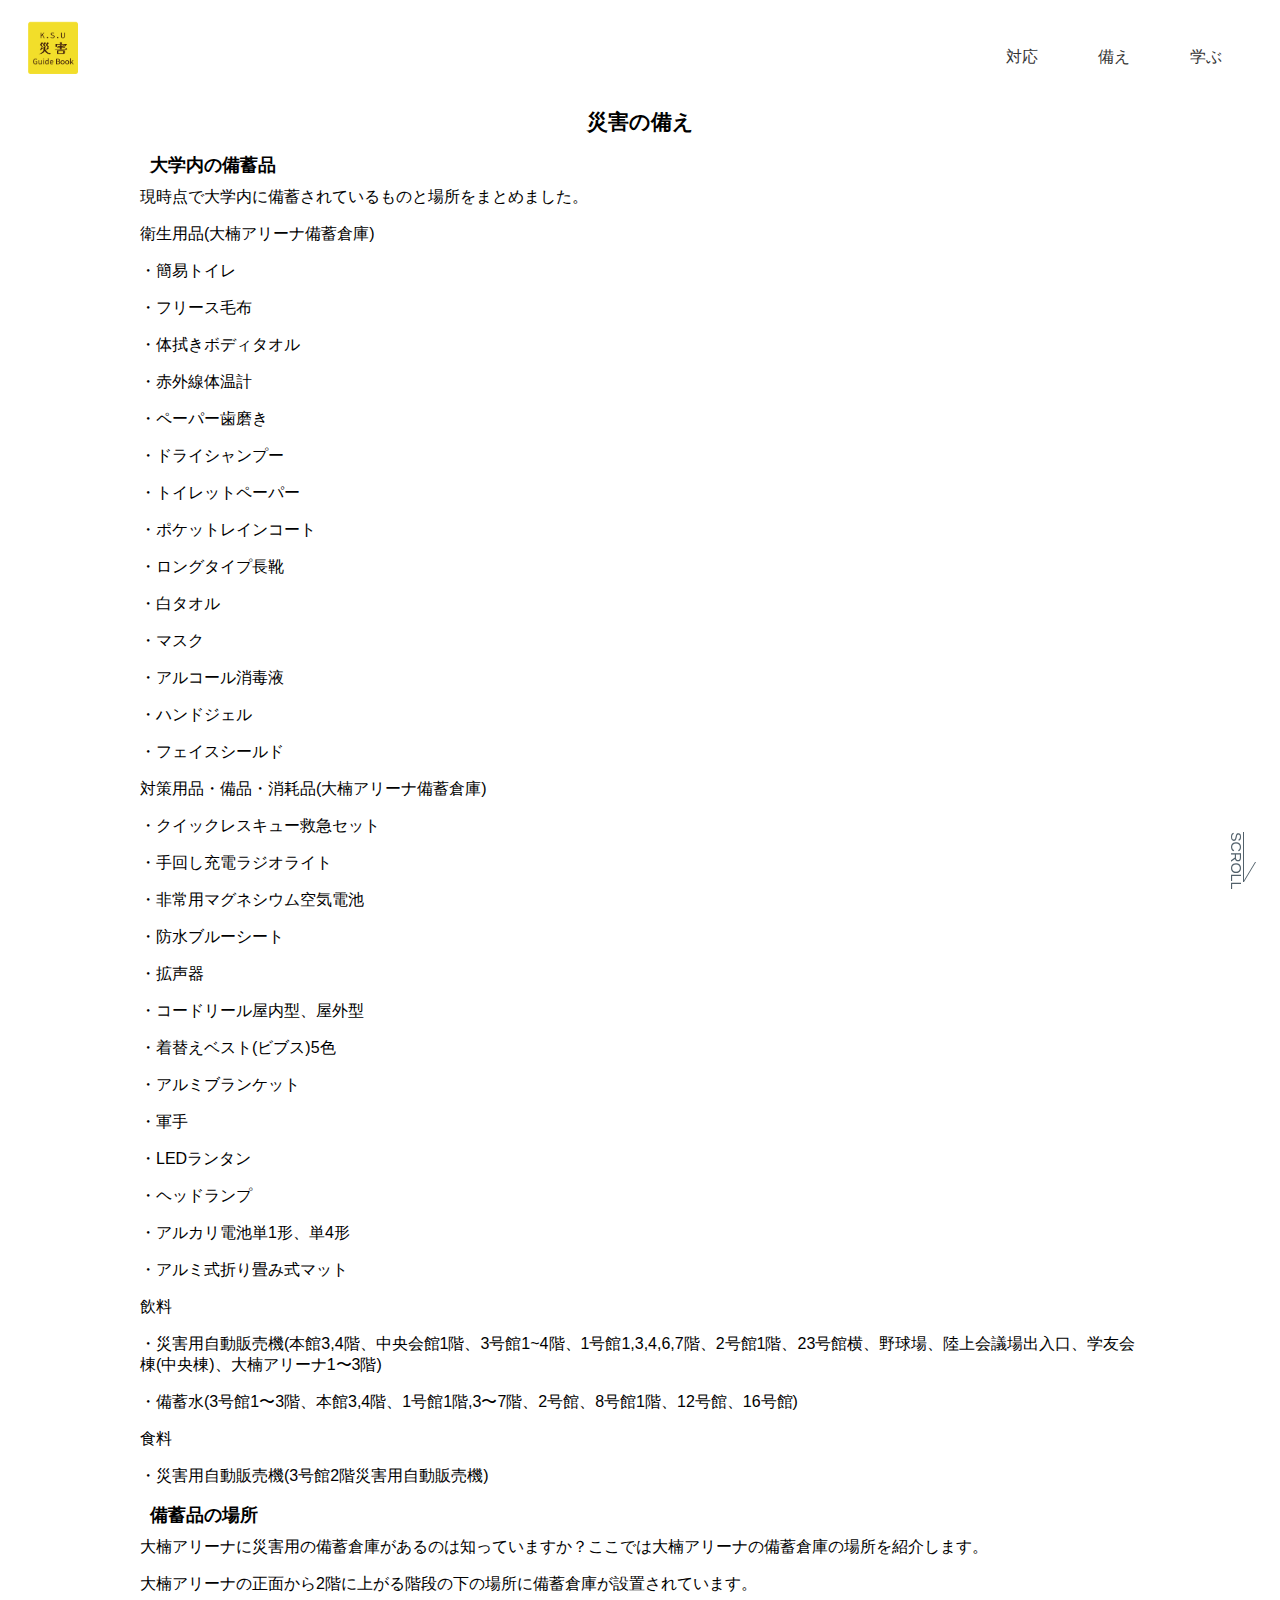
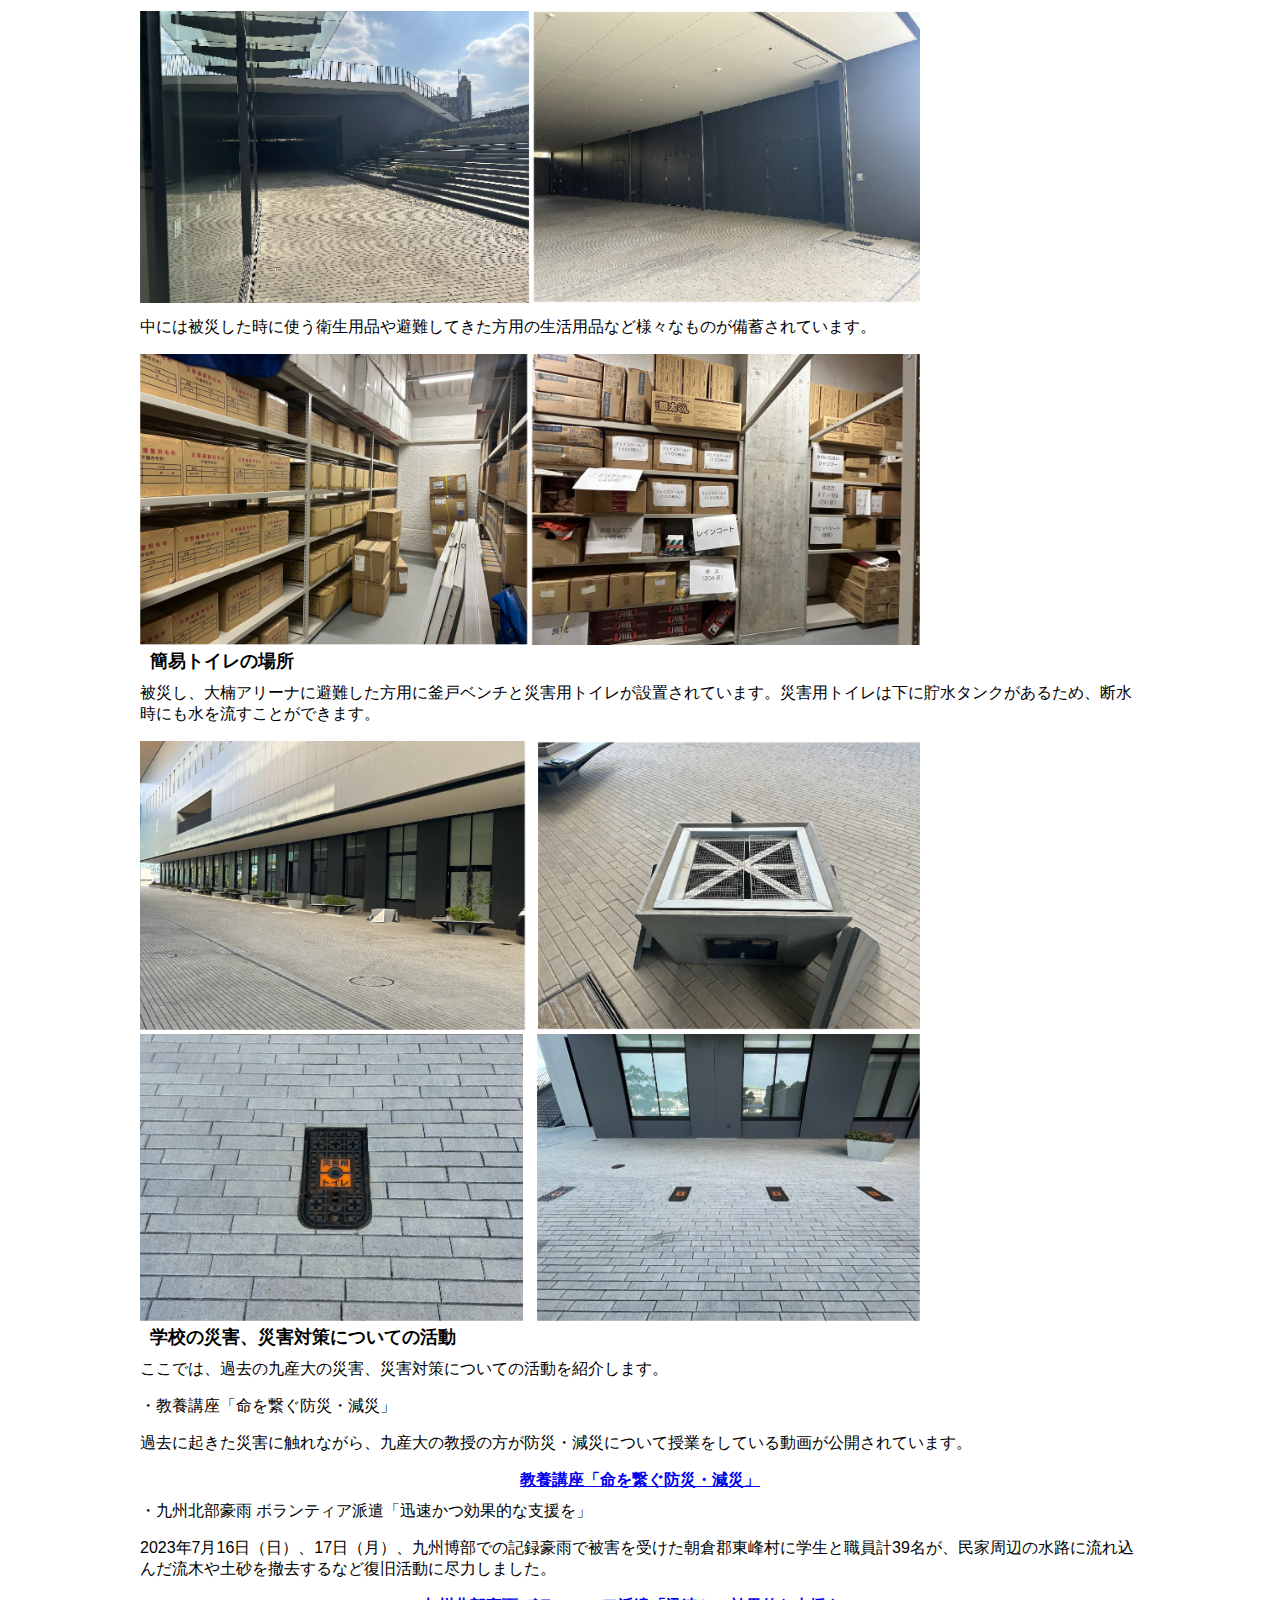
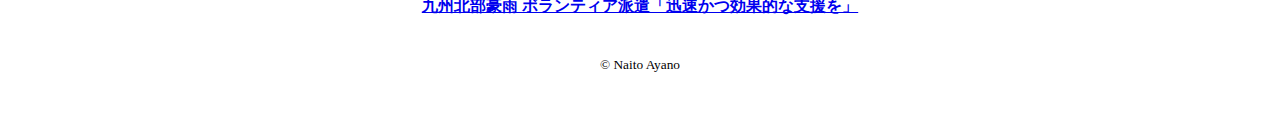
<file: 2.html>
<!DOCTYPE html>
<html lang="ja">
<head>
<meta charset="utf-8">
<title>KSU防災GuideBook</title>

<meta name="viewport" content="width=device-width,initial-scale=1.0">
<link rel="stylesheet" type="text/css" href="https://coco-factory.jp/ugokuweb/wp-content/themes/ugokuweb/data/reset.css">
<link rel="stylesheet" type="text/css" href="https://coco-factory.jp/ugokuweb/wp-content/themes/ugokuweb/data/5-1-5/css/5-1-5.css">
<link rel="stylesheet" href="style.css">
<script src="https://code.jquery.com/jquery-3.4.1.min.js" integrity="sha256-CSXorXvZcTkaix6Yvo6HppcZGetbYMGWSFlBw8HfCJo=" crossorigin="anonymous"></script>
<script src="https://coco-factory.jp/ugokuweb/wp-content/themes/ugokuweb/data/5-1-5/js/5-1-5.js"></script>
<script src="https://coco-factory.jp/ugokuweb/wp-content/themes/ugokuweb/data/8-1-7/js/8-1-7.js"></script>
<script src="script.js" defer></script>
</head>
<body>
  <header id="header">
    <h1>
      <div class="logo"><a href="index.html"><img src="images/logo2.png"width="50"></a></div> 
    </h1>
    <ul class="gnavi">
      <li><a href="index.html">対応</a></li>
      <li><a href="2.html">備え</a></li>
      <li><a href="3.html">学ぶ</a></li>
    </ul>
  </header>
    
  <main>
    <section id="area-1">
      <h2>災害の備え</h2>
      <h3>大学内の備蓄品</h3>
      <p>現時点で大学内に備蓄されているものと場所をまとめました。</p>
       <p>衛生用品(大楠アリーナ備蓄倉庫)</p> 
        <p>・簡易トイレ</p>
        <p>・フリース毛布</p>
        <p>・体拭きボディタオル</p>
        <p>・赤外線体温計</p>
        <p>・ペーパー歯磨き</p>
        <p>・ドライシャンプー</p>
        <p>・トイレットペーパー</p>
        <p>・ポケットレインコート</p>
        <p>・ロングタイプ長靴</p>
        <p>・白タオル</p>
        <p>・マスク</p>
        <p>・アルコール消毒液</p>
        <p>・ハンドジェル</p>
        <p>・フェイスシールド</p>
        <p>対策用品・備品・消耗品(大楠アリーナ備蓄倉庫)</p>
        <p>・クイックレスキュー救急セット</p>
        <p>・手回し充電ラジオライト</p>
        <p>・非常用マグネシウム空気電池</p>
        <p>・防水ブルーシート</p>
        <p>・拡声器</p>
        <p>・コードリール屋内型、屋外型</p>
        <p>・着替えベスト(ビブス)5色</p>
        <p>・アルミブランケット</p>
        <p>・軍手</p>
        <p>・LEDランタン</p>
        <p>・ヘッドランプ</p>
        <p>・アルカリ電池単1形、単4形</p>
        <p>・アルミ式折り畳み式マット</p>
        
        <p>飲料</p>
        <p>・災害用自動販売機(本館3,4階、中央会館1階、3号館1~4階、1号館1,3,4,6,7階、2号館1階、23号館横、野球場、陸上会議場出入口、学友会棟(中央棟)、大楠アリーナ1〜3階)</p>
        <p>・備蓄水(3号館1〜3階、本館3,4階、1号館1階,3〜7階、2号館、8号館1階、12号館、16号館)</p>
        <p>食料</p>
        <p>・災害用自動販売機(3号館2階災害用自動販売機)</p>
    <!--/area1--></section>
    
    <section id="area-2">
      <h3>備蓄品の場所</h3>
       <p>大楠アリーナに災害用の備蓄倉庫があるのは知っていますか？ここでは大楠アリーナの備蓄倉庫の場所を紹介します。</p>
       <p>大楠アリーナの正面から2階に上がる階段の下の場所に備蓄倉庫が設置されています。</p>
       <div class="souko">
        <img src="images/備蓄倉庫外.png" alt="備蓄倉庫写真"/>
       </div>
      <p>中には被災した時に使う衛生用品や避難してきた方用の生活用品など様々なものが備蓄されています。</p>
      <div class="souko">
        <img src="images/備蓄倉庫中.png" alt="備蓄倉庫写真"/>
       </div>
    
       <h3>簡易トイレの場所</h3>
        <p>被災し、大楠アリーナに避難した方用に釜戸ベンチと災害用トイレが設置されています。災害用トイレは下に貯水タンクがあるため、断水時にも水を流すことができます。</p>
      <div class="souko">
          <img src="images/焚き火.png" alt="写真"/>
          <img src="images/災害用トイレ.png" alt="写真"/>
      </div>
    <!--/area2--></section>
      
    <section id="area-3">
      <h3>学校の災害、災害対策についての活動</h3>
       <p>ここでは、過去の九産大の災害、災害対策についての活動を紹介します。</p>
       <p>・教養講座「命を繋ぐ防災・減災」</p>
       <p>過去に起きた災害に触れながら、九産大の教授の方が防災・減災について授業をしている動画が公開されています。</p>
      <div class="tagtag">
        <a href="https://www.kyusan-u.ac.jp/relation/openlec/lecture-bosai.html"><b>教養講座「命を繋ぐ防災・減災」</b></a>
       </div>
      <p>・九州北部豪雨 ボランティア派遣「迅速かつ効果的な支援を」</p>
       <p>2023年7月16日（日）、17日（月）、九州博部での記録豪雨で被害を受けた朝倉郡東峰村に学生と職員計39名が、民家周辺の水路に流れ込んだ流木や土砂を撤去するなど復旧活動に尽力しました。</p>
      <div class="tagtag">
        <a href="https://www.kyusan-u.ac.jp/campus/news/volunteer-0726/"><b>九州北部豪雨 ボランティア派遣「迅速かつ効果的な支援を」</b></a>
       </div>
    
      <!--/area3--></section>
  <!--/main--></main>

  <footer id="footer">
    <p class="js-scroll scroll-top scroll-view"><a href="#area-2">Scroll</a></p>
  <p class="js-pagetop scroll-top"><a href="#">Page Top</a></p> 
  <small>&copy; Naito Ayano</small> 
  </footer>


</body>
</html>
</file>
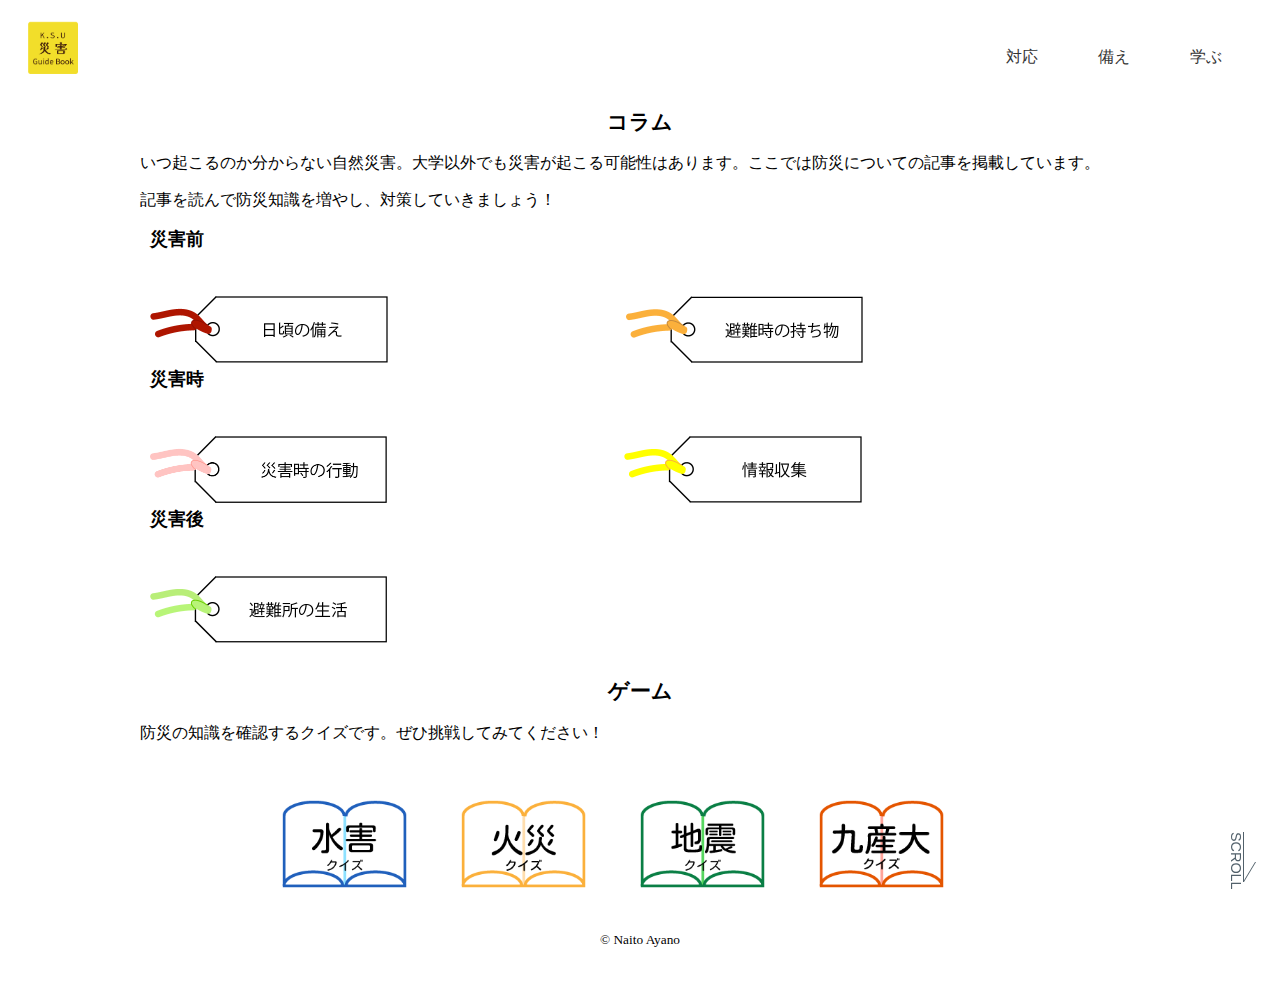
<file: 3.html>
<!DOCTYPE html>
<html lang="ja">
<head>
<meta charset="utf-8">
<title>KSU防災GuideBook</title>

<meta name="viewport" content="width=device-width,initial-scale=1.0">
<link rel="stylesheet" type="text/css" href="https://coco-factory.jp/ugokuweb/wp-content/themes/ugokuweb/data/reset.css">
<link rel="stylesheet" type="text/css" href="https://coco-factory.jp/ugokuweb/wp-content/themes/ugokuweb/data/5-1-5/css/5-1-5.css">
<link rel="stylesheet" href="style.css">
<script src="https://code.jquery.com/jquery-3.4.1.min.js" integrity="sha256-CSXorXvZcTkaix6Yvo6HppcZGetbYMGWSFlBw8HfCJo=" crossorigin="anonymous"></script>
<script src="https://coco-factory.jp/ugokuweb/wp-content/themes/ugokuweb/data/5-1-5/js/5-1-5.js"></script>
<script src="https://coco-factory.jp/ugokuweb/wp-content/themes/ugokuweb/data/8-1-7/js/8-1-7.js"></script>
<script src="script.js" defer></script>
</head>
<body>
  <header id="header">
    <h1>
      <div class="logo"><a href="index.html"><img src="images/logo2.png"width="50"></a></div> 
    </h1>
    <ul class="gnavi">
      <li><a href="index.html">対応</a></li>
      <li><a href="2.html">備え</a></li>
      <li><a href="3.html">学ぶ</a></li>
    </ul>
  </header>
    
  <main>
    <section id="area-1"> 
    
      <h2>コラム</h2>
      <p>いつ起こるのか分からない自然災害。大学以外でも災害が起こる可能性はあります。ここでは防災についての記事を掲載しています。</p>
      <p>記事を読んで防災知識を増やし、対策していきましょう！</p>

      <div class="box">
        <h3>災害前</h3>
         <div class="column">
           <li><a href="日頃の備え.html"><img src="images/日頃の備え.png"></a></li>
           <li><a href="避難時リスト.html"><img src="images/避難時リスト.png"></a></li>
        </div>
       <h3>災害時</h3>
         <div class="column">
           <li><a href="災害時の行動.html"><img src="images/災害時の行動.png"></a></li>
           <li><a href="情報.html"><img src="images/情報収集.png"></a></li>
         </div>
       <h3>災害後</h3>
         <div class="column">
           <li><a href="life.html"><img src="images/life.png"></a></li> 
        </div> 
      </div>   

      <h2>ゲーム</h2>
      <p>防災の知識を確認するクイズです。ぜひ挑戦してみてください！</p>
      <div class="tagtagbox">
       <div class="tagtag">
        <li><a href="https://nakanishihanako.github.io/kuizu-suigai/"><img src="images/水害クイズ.png"></a></li>
        <li><a href="https://nakanishihanako.github.io/kuizu-kasai/"><img src="images/火災クイズ.png"></a></li>
        <li><a href="https://nakanishihanako.github.io/kuizu-zisin/"><img src="images/地震クイズ.png"></a></li>
        <li><a href="https://nakanishihanako.github.io/kuizu-school/"><img src="images/九産大クイズ.png"></a></li>
       </div>
      </div>
    </section>
  <!--/main--></main>

  <footer id="footer">
    <p class="js-scroll scroll-top scroll-view"><a href="#area-2">Scroll</a></p>
    <p class="js-pagetop scroll-top"><a href="#">Page Top</a></p> 
    <small>&copy; Naito Ayano</small> 
  </footer>


</body>
</html>
</file>
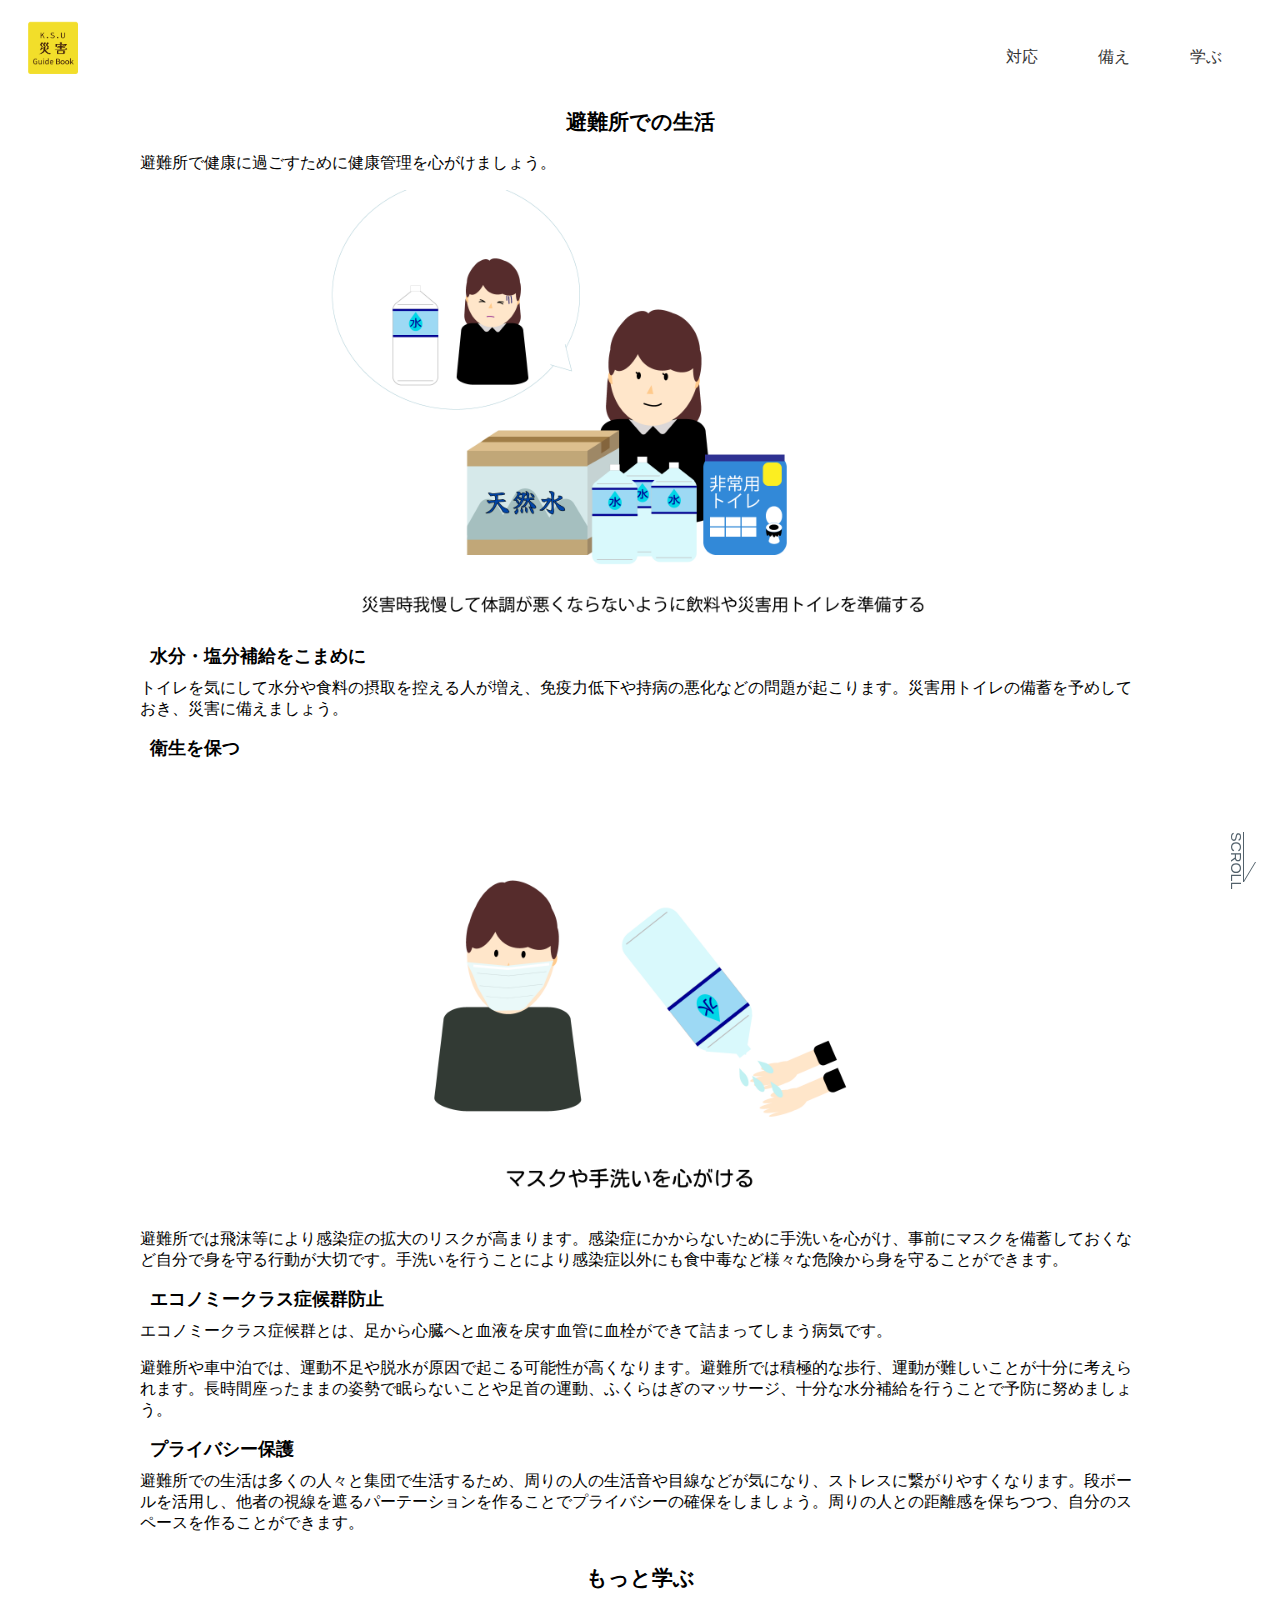
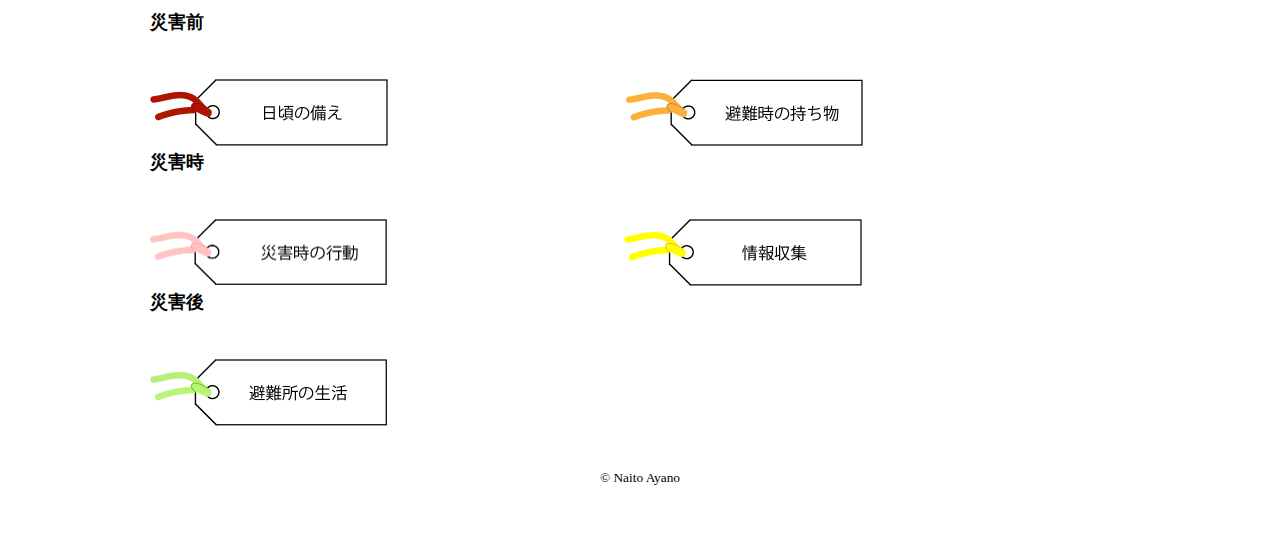
<file: life.html>
<!DOCTYPE html>
<html lang="ja">
<head>
<meta charset="utf-8">
<title>KSU防災GuideBook</title>

<meta name="viewport" content="width=device-width,initial-scale=1.0">
<link rel="stylesheet" type="text/css" href="https://coco-factory.jp/ugokuweb/wp-content/themes/ugokuweb/data/reset.css">
<link rel="stylesheet" type="text/css" href="https://coco-factory.jp/ugokuweb/wp-content/themes/ugokuweb/data/5-1-5/css/5-1-5.css">
<link rel="stylesheet" href="style.css">
<script src="https://code.jquery.com/jquery-3.4.1.min.js" integrity="sha256-CSXorXvZcTkaix6Yvo6HppcZGetbYMGWSFlBw8HfCJo=" crossorigin="anonymous"></script>
<script src="https://coco-factory.jp/ugokuweb/wp-content/themes/ugokuweb/data/5-1-5/js/5-1-5.js"></script>
<script src="https://coco-factory.jp/ugokuweb/wp-content/themes/ugokuweb/data/8-1-7/js/8-1-7.js"></script>
<script src="script.js" defer></script>
</head>
<body>
  <header id="header">
    <h1>
      <div class="logo"><a href="index.html"><img src="images/logo2.png"width="50"></a></div> 
    </h1>
    <ul class="gnavi">
      <li><a href="index.html">対応</a></li>
      <li><a href="2.html">備え</a></li>
      <li><a href="3.html">学ぶ</a></li>
    </ul>
  </header>
    
  <main>
    <section id="area-1">
    
      <h2>避難所での生活</h2>
            <p>避難所で健康に過ごすために健康管理を心がけましょう。</p>
        <div class="mailbox">
              <img class="mail" src="images/水分補給.png" alt="life">
        </div> 
       <h3>水分・塩分補給をこまめに</h3>
            <p>トイレを気にして水分や食料の摂取を控える人が増え、免疫力低下や持病の悪化などの問題が起こります。災害用トイレの備蓄を予めしておき、災害に備えましょう。</p>
       <h3>衛生を保つ</h3>
        <div class="mailbox">
              <img class="mail" src="images/衛生.png" alt="life">
        </div>
            <p>避難所では飛沫等により感染症の拡大のリスクが高まります。感染症にかからないために手洗いを心がけ、事前にマスクを備蓄しておくなど自分で身を守る行動が大切です。手洗いを行うことにより感染症以外にも食中毒など様々な危険から身を守ることができます。
            </p>
       <h3>エコノミークラス症候群防止</h3>
            <p>エコノミークラス症候群とは、足から心臓へと血液を戻す血管に血栓ができて詰まってしまう病気です。</p>
            <p>避難所や車中泊では、運動不足や脱水が原因で起こる可能性が高くなります。避難所では積極的な歩行、運動が難しいことが十分に考えられます。長時間座ったままの姿勢で眠らないことや足首の運動、ふくらはぎのマッサージ、十分な水分補給を行うことで予防に努めましょう。</p>
       <h3>プライバシー保護</h3>
            <p>避難所での生活は多くの人々と集団で生活するため、周りの人の生活音や目線などが気になり、ストレスに繋がりやすくなります。段ボールを活用し、他者の視線を遮るパーテーションを作ることでプライバシーの確保をしましょう。周りの人との距離感を保ちつつ、自分のスペースを作ることができます。</p>
  
        <h2>もっと学ぶ</h2>
            <div class="box">
              <h3>災害前</h3>
               <div class="column">
                 <li><a href="日頃の備え.html"><img src="images/日頃の備え.png"></a></li>
                 <li><a href="避難時リスト.html"><img src="images/避難時リスト.png"></a></li>
              </div>
             <h3>災害時</h3>
               <div class="column">
                 <li><a href="災害時の行動.html"><img src="images/災害時の行動.png"></a></li>
                 <li><a href="情報.html"><img src="images/情報収集.png"></a></li>
               </div>
             <h3>災害後</h3>
               <div class="column">
                 <li><a href="life.html"><img src="images/life.png"></a></li> 
              </div> 
            </div>  
    <!--/area1--></section>

 </main>

  <footer id="footer">
    <p class="js-scroll scroll-top scroll-view"><a href="#area-2">Scroll</a></p>
    <p class="js-pagetop scroll-top"><a href="#">Page Top</a></p> 
    <small>&copy; Naito Ayano</small> 
  </footer>


</body>
</html>
</file>
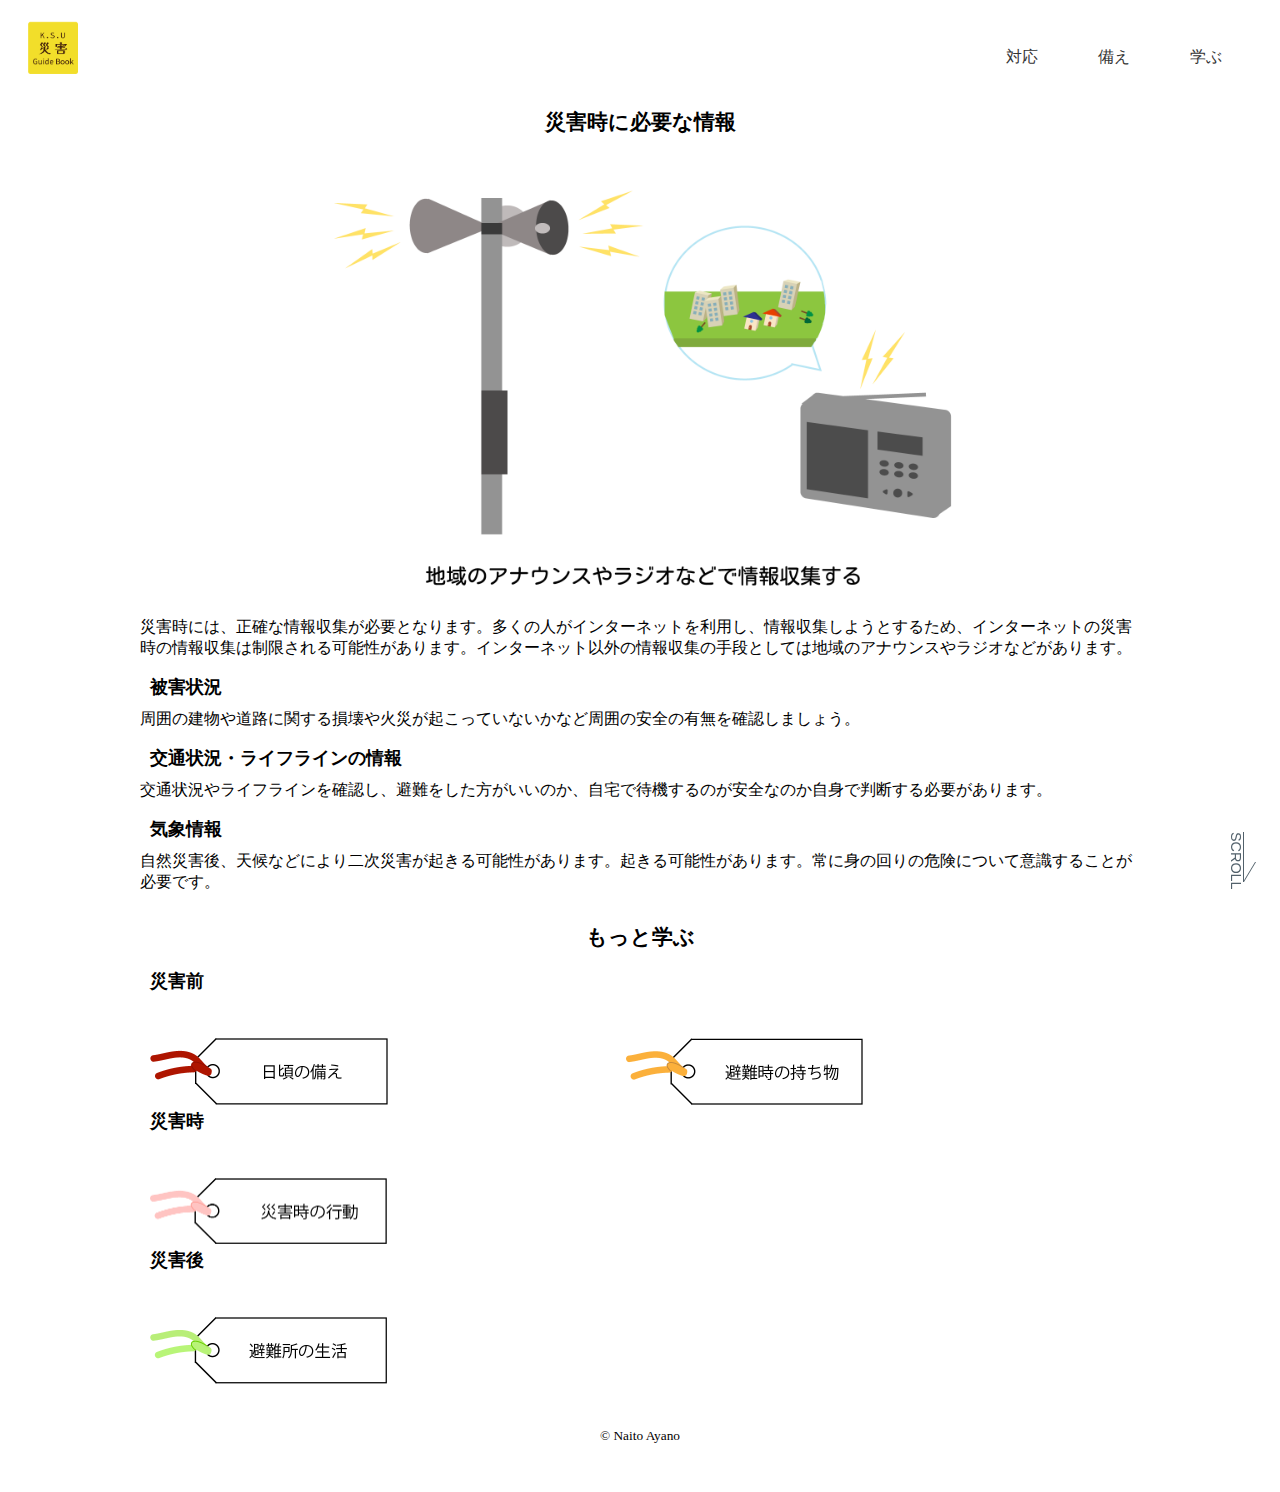
<file: 情報.html>
<!DOCTYPE html>
<html lang="ja">
<head>
<meta charset="utf-8">
<title>KSU防災GuideBook</title>

<meta name="viewport" content="width=device-width,initial-scale=1.0">
<link rel="stylesheet" type="text/css" href="https://coco-factory.jp/ugokuweb/wp-content/themes/ugokuweb/data/reset.css">
<link rel="stylesheet" type="text/css" href="https://coco-factory.jp/ugokuweb/wp-content/themes/ugokuweb/data/5-1-5/css/5-1-5.css">
<link rel="stylesheet" href="style.css">
<script src="https://code.jquery.com/jquery-3.4.1.min.js" integrity="sha256-CSXorXvZcTkaix6Yvo6HppcZGetbYMGWSFlBw8HfCJo=" crossorigin="anonymous"></script>
<script src="https://coco-factory.jp/ugokuweb/wp-content/themes/ugokuweb/data/5-1-5/js/5-1-5.js"></script>
<script src="https://coco-factory.jp/ugokuweb/wp-content/themes/ugokuweb/data/8-1-7/js/8-1-7.js"></script>
<script src="script.js" defer></script>
</head>
<body>
  <header id="header">
    <h1>
      <div class="logo"><a href="index.html"><img src="images/logo2.png"width="50"></a></div> 
    </h1>
    <ul class="gnavi">
      <li><a href="index.html">対応</a></li>
      <li><a href="2.html">備え</a></li>
      <li><a href="3.html">学ぶ</a></li>
    </ul>
  </header>
    
  <main>
    <section id="area-1">
    
      <h2>災害時に必要な情報</h2>
       <div class="mailbox">
        <img class="mail" src="images/情報.png" alt="">
     </div>
            <p>災害時には、正確な情報収集が必要となります。多くの人がインターネットを利用し、情報収集しようとするため、インターネットの災害時の情報収集は制限される可能性があります。インターネット以外の情報収集の手段としては地域のアナウンスやラジオなどがあります。</p>
       <h3>被害状況</h3>
            <p>周囲の建物や道路に関する損壊や火災が起こっていないかなど周囲の安全の有無を確認しましょう。</p>
       <h3>交通状況・ライフラインの情報</h3>
            <p>交通状況やライフラインを確認し、避難をした方がいいのか、自宅で待機するのが安全なのか自身で判断する必要があります。</p>
       <h3>気象情報</h3>
            <p>自然災害後、天候などにより二次災害が起きる可能性があります。起きる可能性があります。常に身の回りの危険について意識することが必要です。</p>
            <h2>もっと学ぶ</h2>
            <div class="box">
             <h3>災害前</h3>
              <div class="column">
                <li><a href="日頃の備え.html"><img src="images/日頃の備え.png"></a></li>
                <li><a href="避難時リスト.html"><img src="images/避難時リスト.png"></a></li>
             </div>
            <h3>災害時</h3>
              <div class="column">
                <li><a href="災害時の行動.html"><img src="images/災害時の行動.png"></a></li>
              </div>
            <h3>災害後</h3>
              <div class="column">
                <li><a href="life.html"><img src="images/life.png"></a></li> 
             </div> 
            </div>  
    <!--/area1--></section>

     

 </main>

  <footer id="footer">
    <p class="js-scroll scroll-top scroll-view"><a href="#area-2">Scroll</a></p>
    <p class="js-pagetop scroll-top"><a href="#">Page Top</a></p> 
    <small>&copy; Naito Ayano</small> 
  </footer>


</body>
</html>
</file>
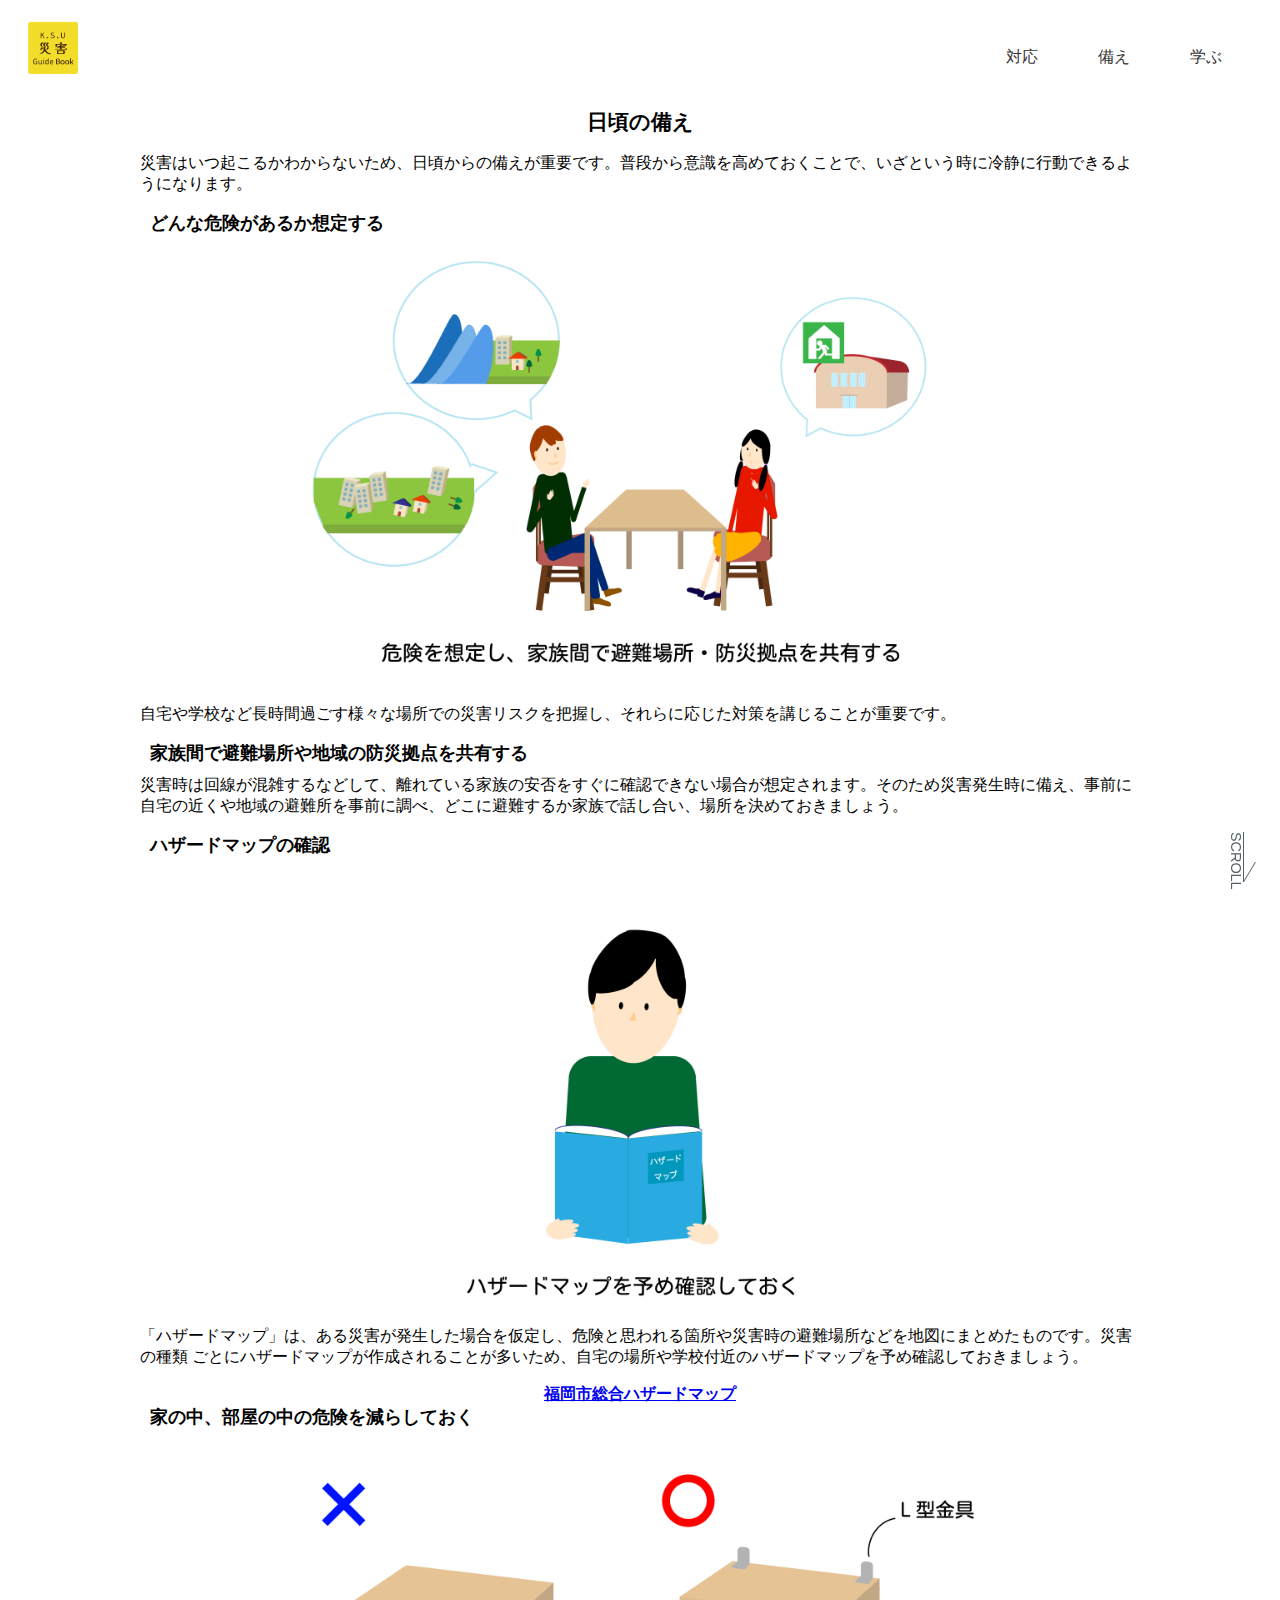
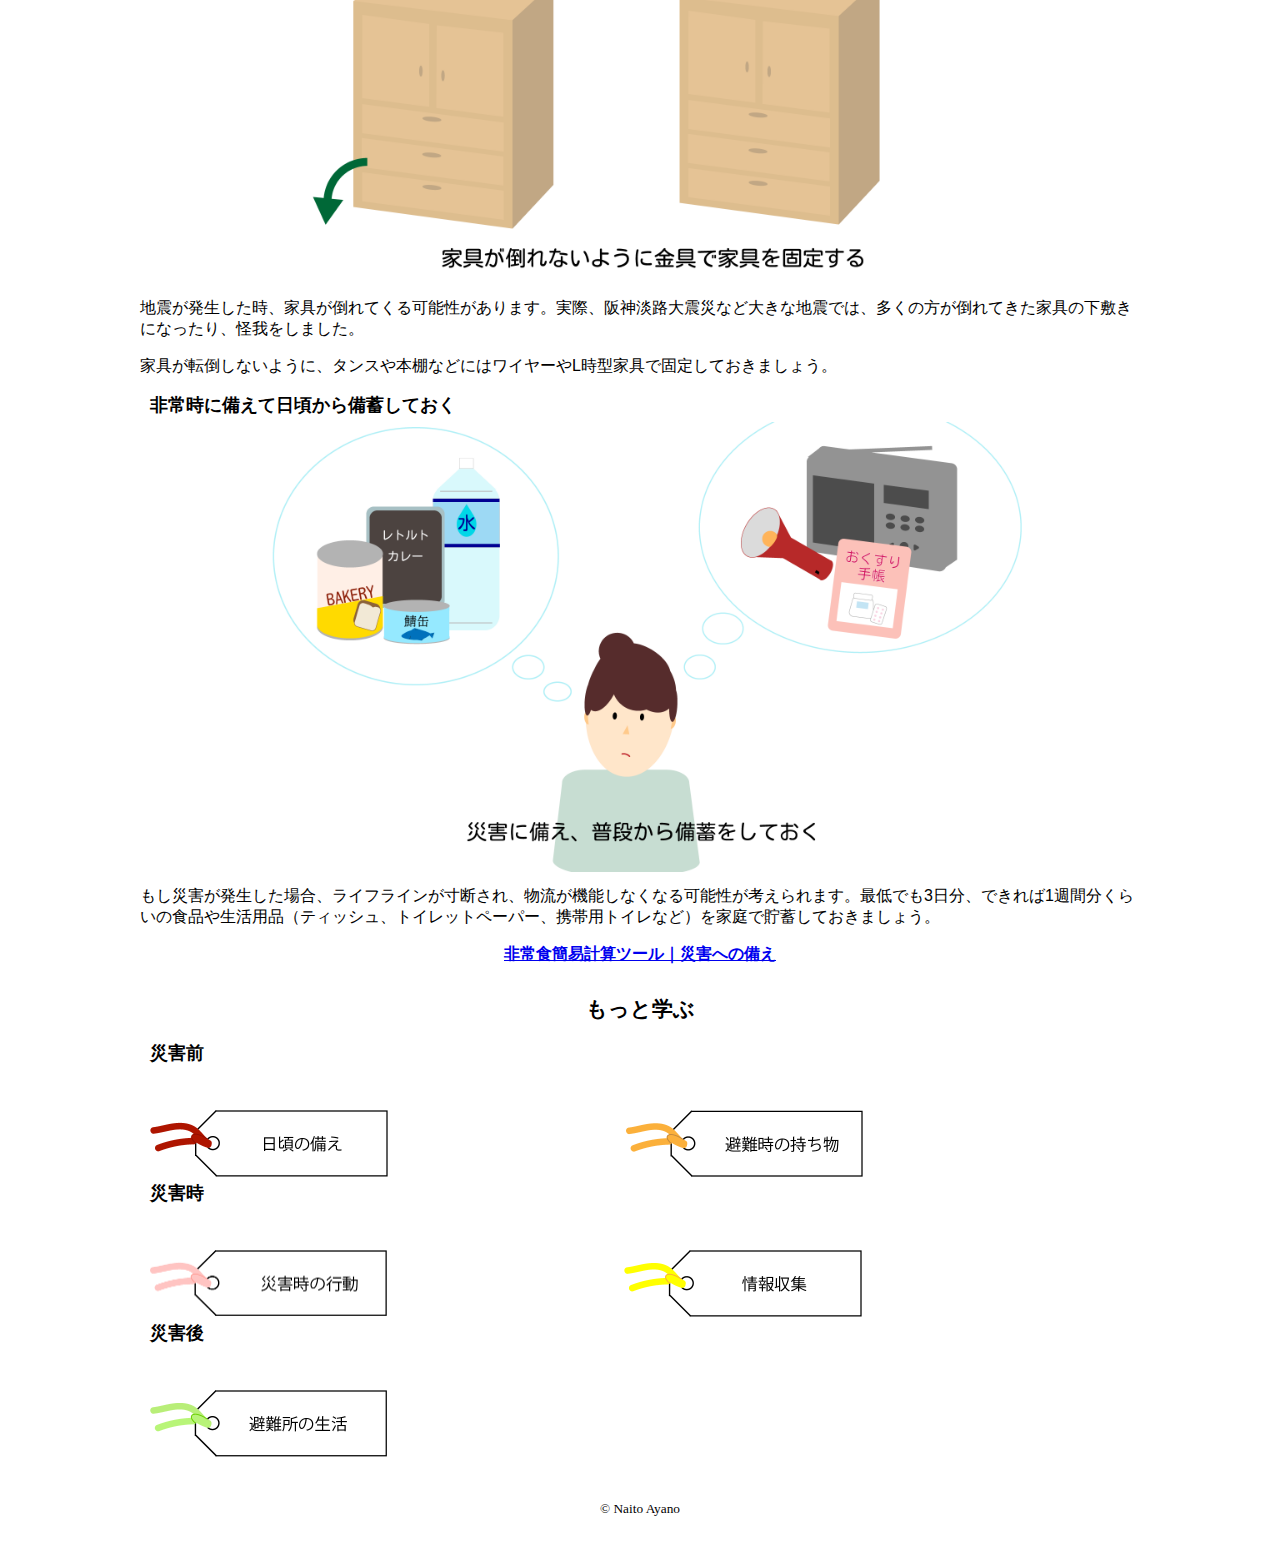
<file: 日頃の備え.html>
<!DOCTYPE html>
<html lang="ja">
<head>
<meta charset="utf-8">
<title>KSU防災GuideBook</title>

<meta name="viewport" content="width=device-width,initial-scale=1.0">
<link rel="stylesheet" type="text/css" href="https://coco-factory.jp/ugokuweb/wp-content/themes/ugokuweb/data/reset.css">
<link rel="stylesheet" type="text/css" href="https://coco-factory.jp/ugokuweb/wp-content/themes/ugokuweb/data/5-1-5/css/5-1-5.css">
<link rel="stylesheet" href="style.css">
<script src="https://code.jquery.com/jquery-3.4.1.min.js" integrity="sha256-CSXorXvZcTkaix6Yvo6HppcZGetbYMGWSFlBw8HfCJo=" crossorigin="anonymous"></script>
<script src="https://coco-factory.jp/ugokuweb/wp-content/themes/ugokuweb/data/5-1-5/js/5-1-5.js"></script>
<script src="https://coco-factory.jp/ugokuweb/wp-content/themes/ugokuweb/data/8-1-7/js/8-1-7.js"></script>
<script src="script.js" defer></script>
</head>
<body>
  <header id="header">
    <h1>
      <div class="logo"><a href="index.html"><img src="images/logo2.png"width="50"></a></div> 
    </h1>
    <ul class="gnavi">
      <li><a href="index.html">対応</a></li>
      <li><a href="2.html">備え</a></li>
      <li><a href="3.html">学ぶ</a></li>
    </ul>
  </header>
    
  <main>
    <section id="area-1">
    
      <h2>日頃の備え</h2>
        <p>災害はいつ起こるかわからないため、日頃からの備えが重要です。普段から意識を高めておくことで、いざという時に冷静に行動できるようになります。</p>
       <h3>どんな危険があるか想定する</h3>
       <div class="mailbox">
         <img class="mail" src="images/危険の想定.png" alt="">
       </div> 
         <p>自宅や学校など長時間過ごす様々な場所での災害リスクを把握し、それらに応じた対策を講じることが重要です。</p>  
        <h3>家族間で避難場所や地域の防災拠点を共有する</h3>
         <p>災害時は回線が混雑するなどして、離れている家族の安否をすぐに確認できない場合が想定されます。そのため災害発生時に備え、事前に自宅の近くや地域の避難所を事前に調べ、どこに避難するか家族で話し合い、場所を決めておきましょう。</p>    
    <!--/area1--></section>

    <section id="area-2">
      <h3>ハザードマップの確認</h3>
      <div class="mailbox">
        <img class="mail" src="images/map.png" alt="">
      </div> 
       <p>「ハザードマップ」は、ある災害が発生した場合を仮定し、危険と思われる箇所や災害時の避難場所などを地図にまとめたものです。災害の種類
        ごとにハザードマップが作成されることが多いため、自宅の場所や学校付近のハザードマップを予め確認しておきましょう。</p>
        <div class="tagtag">
         <a href="https://webmap.city.fukuoka.lg.jp/bousai/"><b>福岡市総合ハザードマップ</b></a>
          </section>
    <section id="area-3">  
      <h3>家の中、部屋の中の危険を減らしておく</h3>
      <div class="mailbox">
        <img class="mail" src="images/家具の固定.png" alt="">
      </div>
        <p>地震が発生した時、家具が倒れてくる可能性があります。実際、阪神淡路大震災など大きな地震では、多くの方が倒れてきた家具の下敷きになったり、怪我をしました。</p>
        <p>家具が転倒しないように、タンスや本棚などにはワイヤーやL時型家具で固定しておきましょう。</p>
      <h3>非常時に備えて日頃から備蓄しておく</h3>
       <div class="mailbox">
        <img class="mail" src="images/備蓄品.png" alt="">
         <p>もし災害が発生した場合、ライフラインが寸断され、物流が機能しなくなる可能性が考えられます。最低でも3日分、できれば1週間分くらいの食品や生活用品（ティッシュ、トイレットペーパー、携帯用トイレなど）を家庭で貯蓄しておきましょう。</p>
         <div class="tagtag">
            <a href="https://www.tokiomarine-nichido.co.jp/world/egao/sonae/goods/count-tool.html"><b>非常食簡易計算ツール｜災害への備え</b></a>
           </div>
       </div>

      <h2>もっと学ぶ</h2>
      <div class="box">
        <h3>災害前</h3>
         <div class="column">
           <li><a href="日頃の備え.html"><img src="images/日頃の備え.png"></a></li>
           <li><a href="避難時リスト.html"><img src="images/避難時リスト.png"></a></li>
        </div>
       <h3>災害時</h3>
         <div class="column">
           <li><a href="災害時の行動.html"><img src="images/災害時の行動.png"></a></li>
           <li><a href="情報.html"><img src="images/情報収集.png"></a></li>
         </div>
       <h3>災害後</h3>
         <div class="column">
           <li><a href="life.html"><img src="images/life.png"></a></li> 
        </div> 
      </div> 
    </section>  
  <!--/main--></main>

  <footer id="footer">
    <p class="js-scroll scroll-top scroll-view"><a href="#area-2">Scroll</a></p>
    <p class="js-pagetop scroll-top"><a href="#">Page Top</a></p> 
    <small>&copy; Naito Ayano</small> 
  </footer>


</body>
</html>
</file>
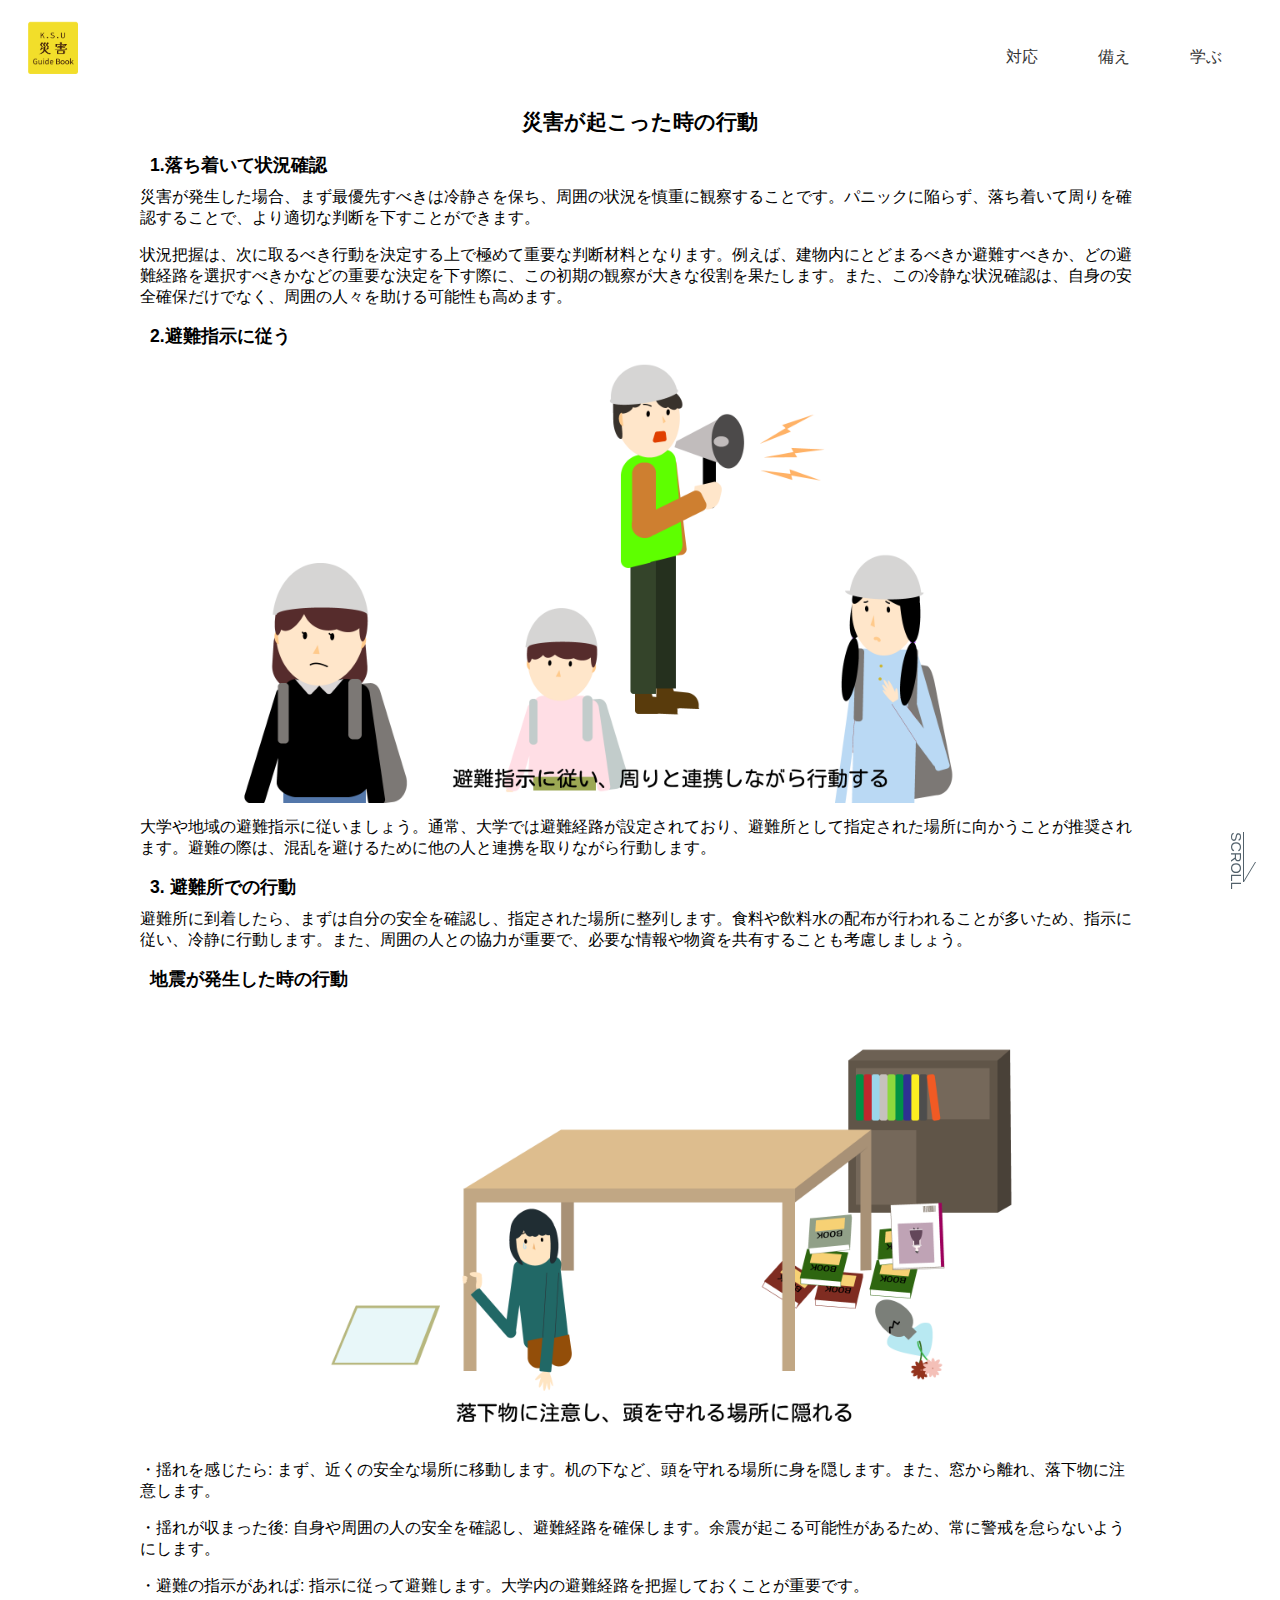
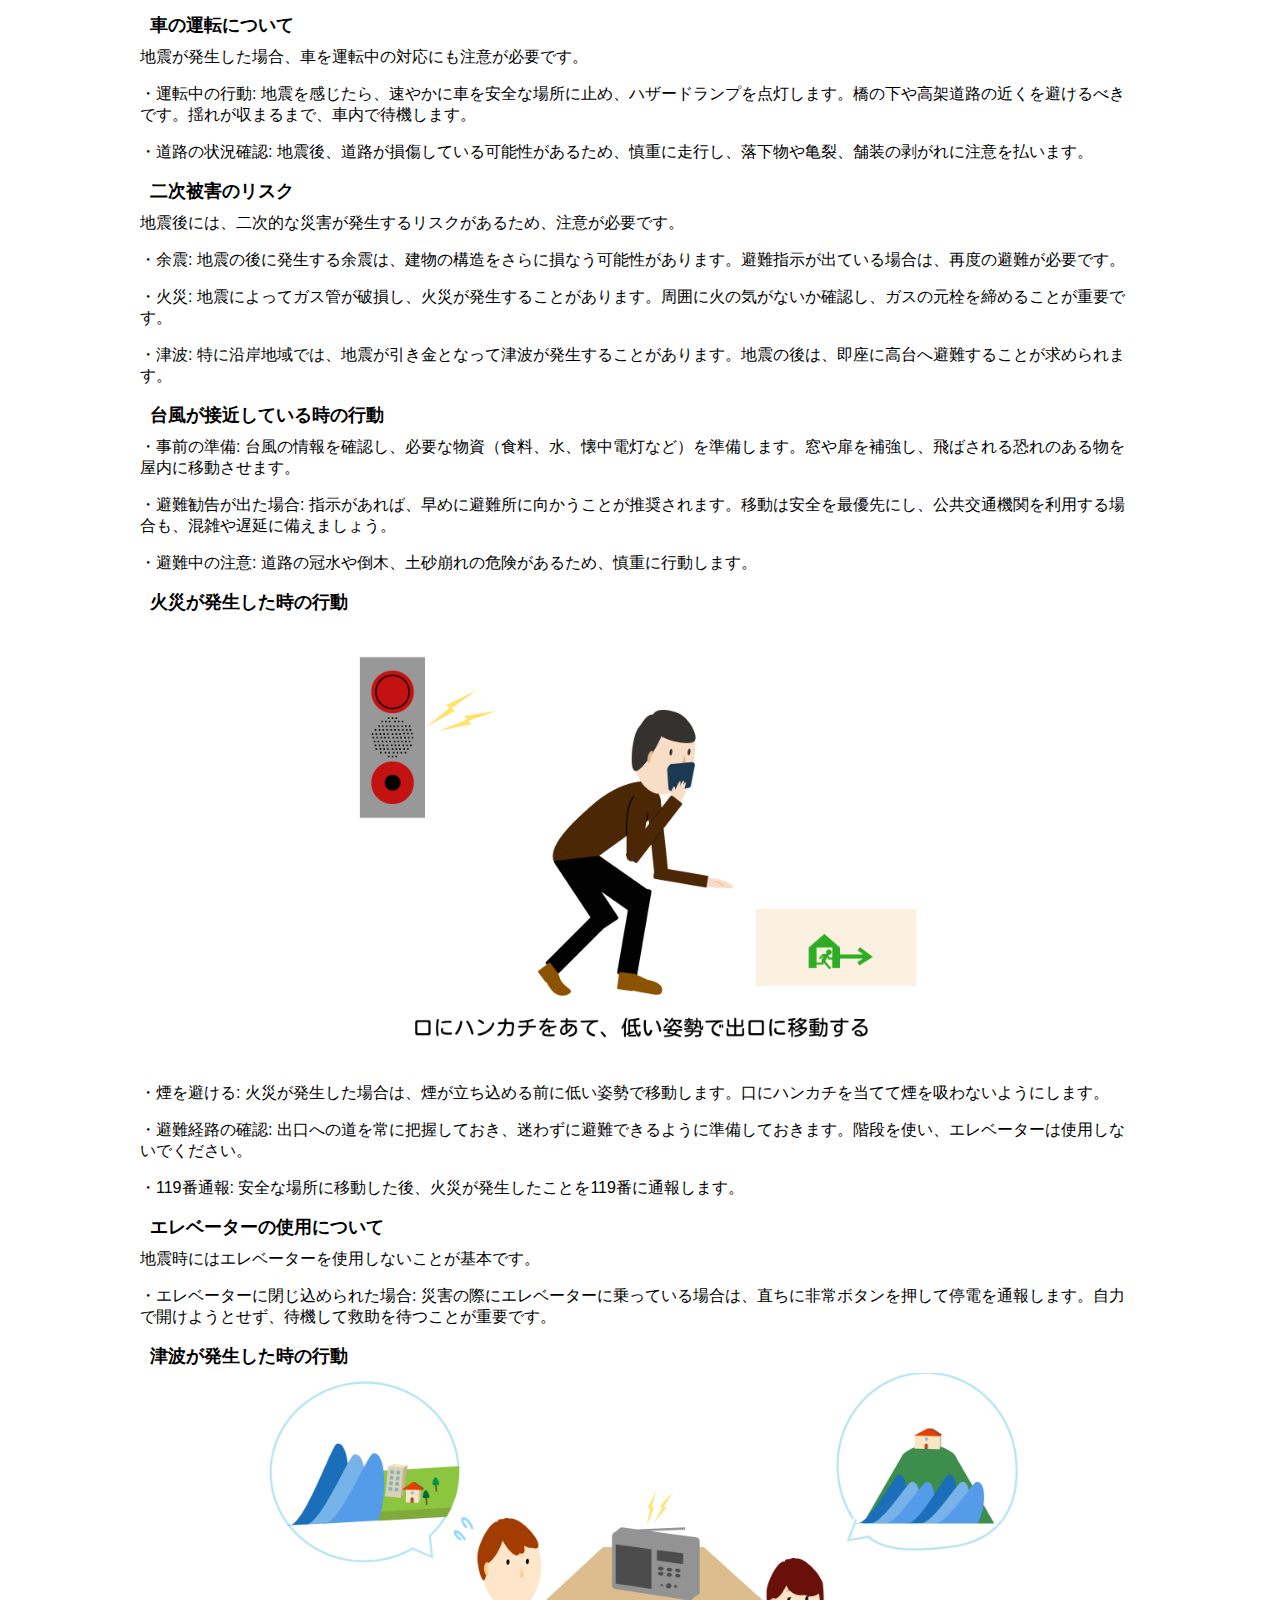
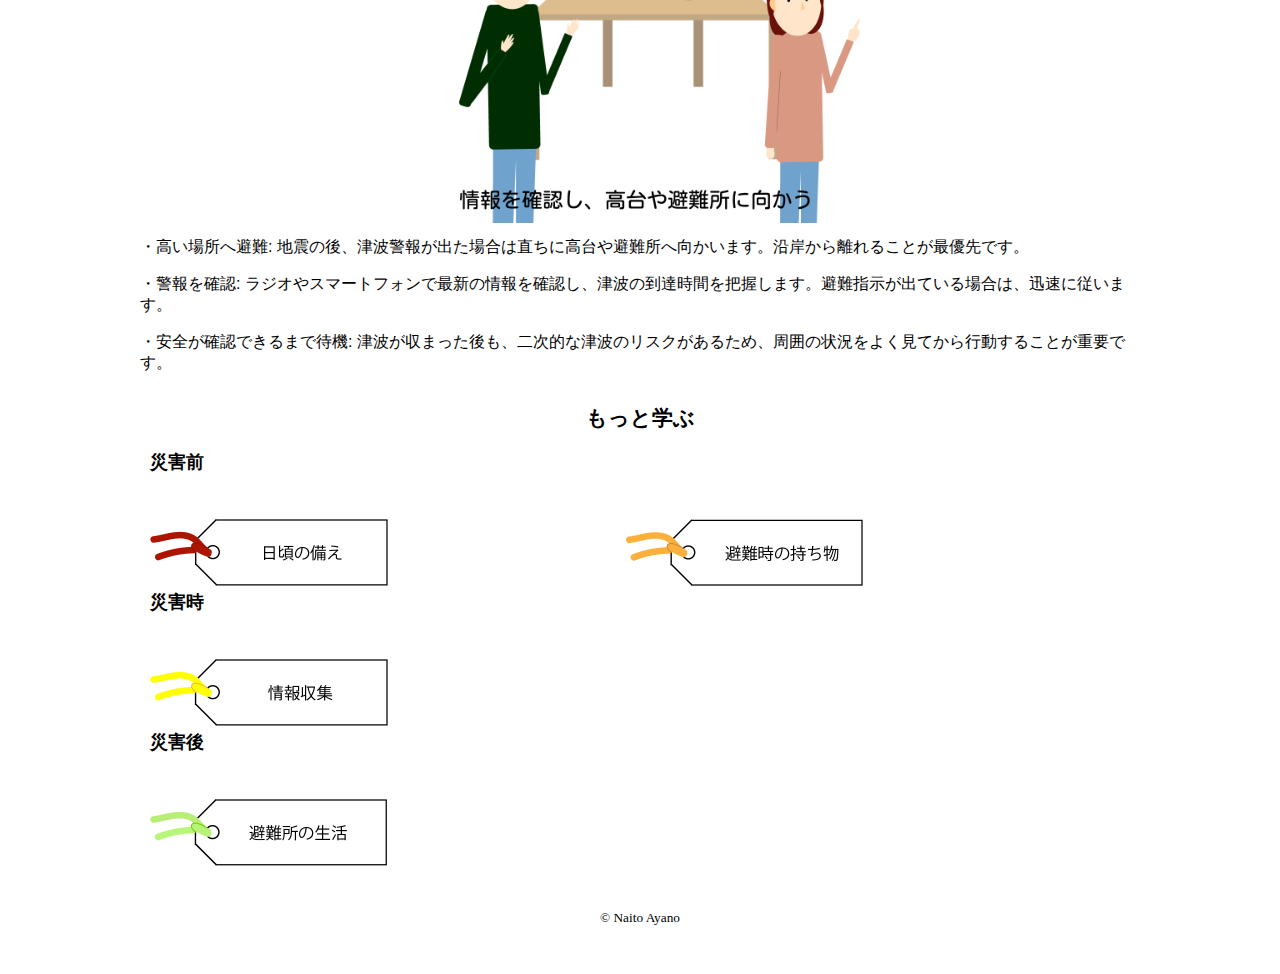
<file: 災害時の行動.html>
<!DOCTYPE html>
<html lang="ja">
<head>
<meta charset="utf-8">
<title>KSU防災GuideBook</title>

<meta name="viewport" content="width=device-width,initial-scale=1.0">
<link rel="stylesheet" type="text/css" href="https://coco-factory.jp/ugokuweb/wp-content/themes/ugokuweb/data/reset.css">
<link rel="stylesheet" type="text/css" href="https://coco-factory.jp/ugokuweb/wp-content/themes/ugokuweb/data/5-1-5/css/5-1-5.css">
<link rel="stylesheet" href="style.css">
<script src="https://code.jquery.com/jquery-3.4.1.min.js" integrity="sha256-CSXorXvZcTkaix6Yvo6HppcZGetbYMGWSFlBw8HfCJo=" crossorigin="anonymous"></script>
<script src="https://coco-factory.jp/ugokuweb/wp-content/themes/ugokuweb/data/5-1-5/js/5-1-5.js"></script>
<script src="https://coco-factory.jp/ugokuweb/wp-content/themes/ugokuweb/data/8-1-7/js/8-1-7.js"></script>
<script src="script.js" defer></script>
</head>
<body>
  <header id="header">
    <h1>
      <div class="logo"><a href="index.html"><img src="images/logo2.png"width="50"></a></div> 
    </h1>
    <ul class="gnavi">
      <li><a href="index.html">対応</a></li>
      <li><a href="2.html">備え</a></li>
      <li><a href="3.html">学ぶ</a></li>
    </ul>
  </header>
    
  <main>
    <section id="area-1">
    
      <h2>災害が起こった時の行動</h2>
        <h3>1.落ち着いて状況確認</h3>
            <p>災害が発生した場合、まず最優先すべきは冷静さを保ち、周囲の状況を慎重に観察することです。パニックに陥らず、落ち着いて周りを確認することで、より適切な判断を下すことができます。</p>
            <p>状況把握は、次に取るべき行動を決定する上で極めて重要な判断材料となります。例えば、建物内にとどまるべきか避難すべきか、どの避難経路を選択すべきかなどの重要な決定を下す際に、この初期の観察が大きな役割を果たします。また、この冷静な状況確認は、自身の安全確保だけでなく、周囲の人々を助ける可能性も高めます。</p>  
       <h3>2.避難指示に従う</h3> 
       <div class="mailbox">
        <img class="mail" src="images/避難指示.png" alt="">
     </div>
            <p>大学や地域の避難指示に従いましょう。通常、大学では避難経路が設定されており、避難所として指定された場所に向かうことが推奨されます。避難の際は、混乱を避けるために他の人と連携を取りながら行動します。</p>   
    <!--/area1--></section>
    <section id="area-2">

       <h3>3. 避難所での行動</h3>
           <p>避難所に到着したら、まずは自分の安全を確認し、指定された場所に整列します。食料や飲料水の配布が行われることが多いため、指示に従い、冷静に行動します。また、周囲の人との協力が重要で、必要な情報や物資を共有することも考慮しましょう。</p>
    </section>

    <section id="area-3">  
      <h3>地震が発生した時の行動</h3>
      <div class="mailbox">
        <img class="mail" src="images/地震.png" alt="">
     </div>
          <p>・揺れを感じたら: まず、近くの安全な場所に移動します。机の下など、頭を守れる場所に身を隠します。また、窓から離れ、落下物に注意します。</p>
          <p>・揺れが収まった後: 自身や周囲の人の安全を確認し、避難経路を確保します。余震が起こる可能性があるため、常に警戒を怠らないようにします。</p>
          <p>・避難の指示があれば: 指示に従って避難します。大学内の避難経路を把握しておくことが重要です。</p>
      <h3>車の運転について</h3>
         <p>地震が発生した場合、車を運転中の対応にも注意が必要です。</p>
         <p>・運転中の行動: 地震を感じたら、速やかに車を安全な場所に止め、ハザードランプを点灯します。橋の下や高架道路の近くを避けるべきです。揺れが収まるまで、車内で待機します。</p>
         <p>・道路の状況確認: 地震後、道路が損傷している可能性があるため、慎重に走行し、落下物や亀裂、舗装の剥がれに注意を払います。</p>
      <h3>二次被害のリスク</h3>
         <p>地震後には、二次的な災害が発生するリスクがあるため、注意が必要です。</p>
         <p>・余震: 地震の後に発生する余震は、建物の構造をさらに損なう可能性があります。避難指示が出ている場合は、再度の避難が必要です。</p>
         <p>・火災: 地震によってガス管が破損し、火災が発生することがあります。周囲に火の気がないか確認し、ガスの元栓を締めることが重要です。</p>
         <p>・津波: 特に沿岸地域では、地震が引き金となって津波が発生することがあります。地震の後は、即座に高台へ避難することが求められます。</p>
      <h3>台風が接近している時の行動</h3>
         <p>・事前の準備: 台風の情報を確認し、必要な物資（食料、水、懐中電灯など）を準備します。窓や扉を補強し、飛ばされる恐れのある物を屋内に移動させます。</p>
         <p>・避難勧告が出た場合: 指示があれば、早めに避難所に向かうことが推奨されます。移動は安全を最優先にし、公共交通機関を利用する場合も、混雑や遅延に備えましょう。</p>
         <p>・避難中の注意: 道路の冠水や倒木、土砂崩れの危険があるため、慎重に行動します。</p>
      <h3>火災が発生した時の行動</h3>
       <div class="mailbox">
        <img class="mail" src="images/火災.png" alt="火災">
       </div> 
         <p>・煙を避ける: 火災が発生した場合は、煙が立ち込める前に低い姿勢で移動します。口にハンカチを当てて煙を吸わないようにします。</p>
         <p>・避難経路の確認: 出口への道を常に把握しておき、迷わずに避難できるように準備しておきます。階段を使い、エレベーターは使用しないでください。</p>
         <p>・119番通報: 安全な場所に移動した後、火災が発生したことを119番に通報します。</p>
      <h3>エレベーターの使用について</h3>   
         <p>地震時にはエレベーターを使用しないことが基本です。</p>
         <p>・エレベーターに閉じ込められた場合: 災害の際にエレベーターに乗っている場合は、直ちに非常ボタンを押して停電を通報します。自力で開けようとせず、待機して救助を待つことが重要です。</p>  
      
      <h3> 津波が発生した時の行動</h3>
      <div class="mailbox">
        <img class="mail" src="images/津波.png" alt="">
     </div>
         <p>・高い場所へ避難: 地震の後、津波警報が出た場合は直ちに高台や避難所へ向かいます。沿岸から離れることが最優先です。</p>
         <p>・警報を確認: ラジオやスマートフォンで最新の情報を確認し、津波の到達時間を把握します。避難指示が出ている場合は、迅速に従います。</p>
         <p>・安全が確認できるまで待機: 津波が収まった後も、二次的な津波のリスクがあるため、周囲の状況をよく見てから行動することが重要です。</p>

      <h2>もっと学ぶ</h2>
        <div class="box">
          <h3>災害前</h3>
           <div class="column">
             <li><a href="日頃の備え.html"><img src="images/日頃の備え.png"></a></li>
             <li><a href="避難時リスト.html"><img src="images/避難時リスト.png"></a></li>
          </div>
         <h3>災害時</h3>
           <div class="column">
             <li><a href="情報.html"><img src="images/情報収集.png"></a></li>
           </div>
         <h3>災害後</h3>
           <div class="column">
             <li><a href="life.html"><img src="images/life.png"></a></li> 
          </div> 
        </div>   
  
      
    </section>
  <!--/main--></main>

  <footer id="footer">
    <p class="js-scroll scroll-top scroll-view"><a href="#area-2">Scroll</a></p>
    <p class="js-pagetop scroll-top"><a href="#">Page Top</a></p> 
    <small>&copy; Naito Ayano</small> 
  </footer>


</body>
</html>
</file>
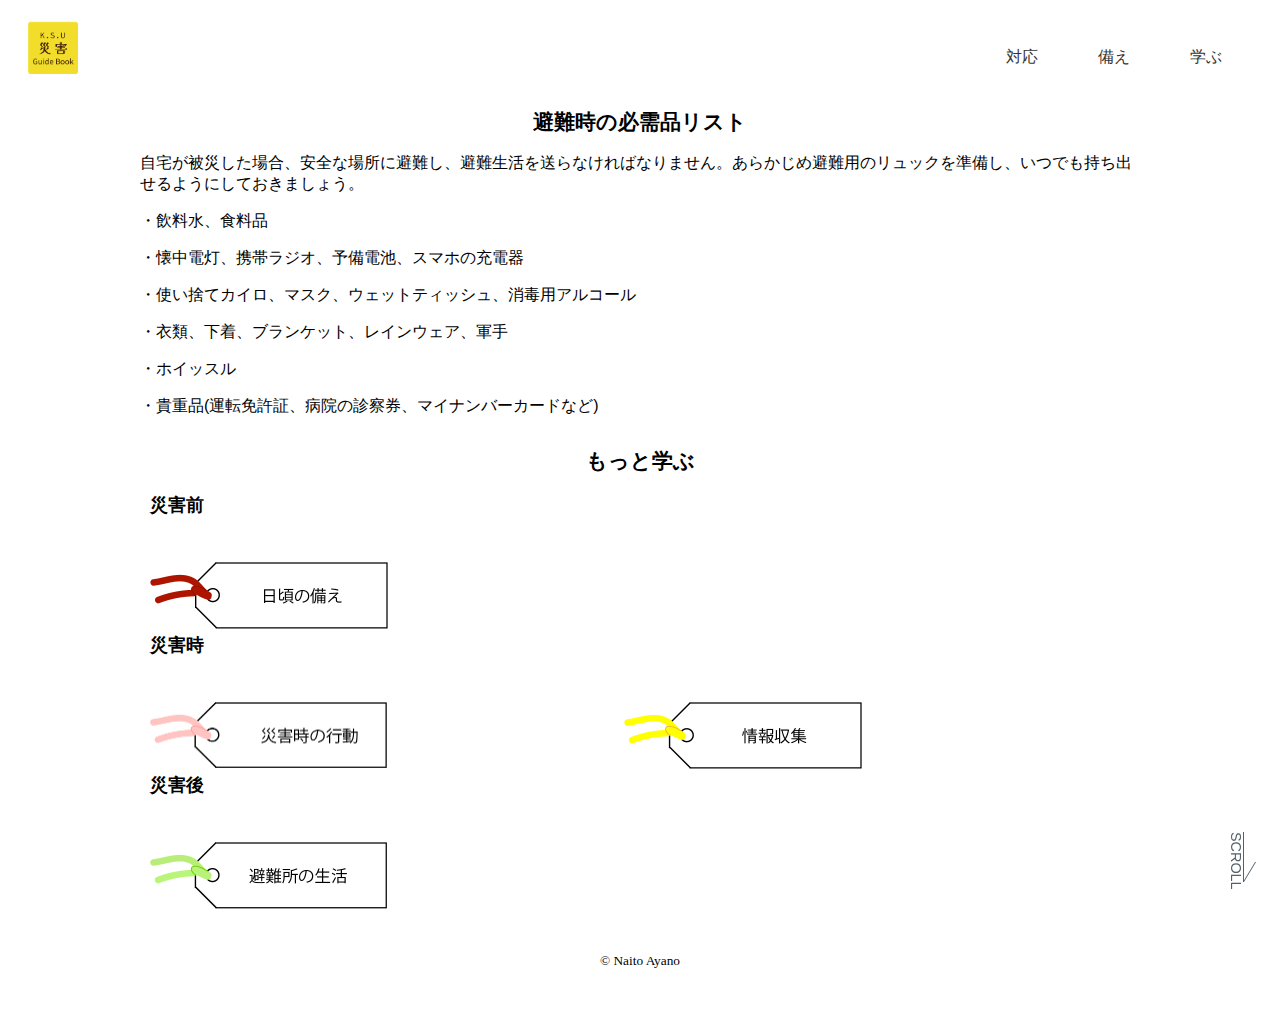
<file: 避難時リスト.html>
<!DOCTYPE html>
<html lang="ja">
<head>
<meta charset="utf-8">
<title>KSU防災GuideBook</title>

<meta name="viewport" content="width=device-width,initial-scale=1.0">
<link rel="stylesheet" type="text/css" href="https://coco-factory.jp/ugokuweb/wp-content/themes/ugokuweb/data/reset.css">
<link rel="stylesheet" type="text/css" href="https://coco-factory.jp/ugokuweb/wp-content/themes/ugokuweb/data/5-1-5/css/5-1-5.css">
<link rel="stylesheet" href="style.css">
<script src="https://code.jquery.com/jquery-3.4.1.min.js" integrity="sha256-CSXorXvZcTkaix6Yvo6HppcZGetbYMGWSFlBw8HfCJo=" crossorigin="anonymous"></script>
<script src="https://coco-factory.jp/ugokuweb/wp-content/themes/ugokuweb/data/5-1-5/js/5-1-5.js"></script>
<script src="https://coco-factory.jp/ugokuweb/wp-content/themes/ugokuweb/data/8-1-7/js/8-1-7.js"></script>
<script src="script.js" defer></script>
</head>
<body>
  <header id="header">
    <h1>
      <div class="logo"><a href="index.html"><img src="images/logo2.png"width="50"></a></div> 
    </h1>
    <ul class="gnavi">
      <li><a href="index.html">対応</a></li>
      <li><a href="2.html">備え</a></li>
      <li><a href="3.html">学ぶ</a></li>
    </ul>
  </header>
    
  <main>
    <section id="area-1">

      <h2>避難時の必需品リスト</h2>
            <p>自宅が被災した場合、安全な場所に避難し、避難生活を送らなければなりません。あらかじめ避難用のリュックを準備し、いつでも持ち出せるようにしておきましょう。
                <p>・飲料水、食料品</p>
                <p>・懐中電灯、携帯ラジオ、予備電池、スマホの充電器</p>
                <p>・使い捨てカイロ、マスク、ウェットティッシュ、消毒用アルコール</p>
                <p>・衣類、下着、ブランケット、レインウェア、軍手</p>
                <p>・ホイッスル</p>
                <p>・貴重品(運転免許証、病院の診察券、マイナンバーカードなど)</p>
      <h2>もっと学ぶ</h2>
                <div class="box">
                  <h3>災害前</h3>
                   <div class="column">
                     <li><a href="日頃の備え.html"><img src="images/日頃の備え.png"></a></li>
                  </div>
                 <h3>災害時</h3>
                   <div class="column">
                     <li><a href="災害時の行動.html"><img src="images/災害時の行動.png"></a></li>
                     <li><a href="情報.html"><img src="images/情報収集.png"></a></li>
                   </div>
                 <h3>災害後</h3>
                   <div class="column">
                     <li><a href="life.html"><img src="images/life.png"></a></li> 
                  </div> 
                </div>                 
    <!--/area1--></section>
 

  <!--/main--></main>

  <footer id="footer">
    <p class="js-scroll scroll-top scroll-view"><a href="#area-2">Scroll</a></p>
    <p class="js-pagetop scroll-top"><a href="#">Page Top</a></p> 
    <small>&copy; Naito Ayano</small> 
  </footer>


</body>
</html>
</file>
<file: style.css>
@charset "utf-8";

/*========= 上部固定させるためのCSS ===============*/
#header{
  height: 70px;/*高さ指定*/
  width:100%;/*横幅指定*/
  box-sizing: border-box;
  /*以下はレイアウトのためのCSS*/
  display: flex;
  justify-content: space-between;
  align-items: center;
  background:#fff;
  color:#fff;
  text-align: center;
  padding: 20px;
  padding-bottom: 32px;
  font-family: sans-serif;
}

/*JSを使いfixedクラスが付与された際の設定*/
#header.fixed{
  position: fixed;/*fixedを設定して固定*/
    z-index: 999;/*最前面へ*/
    top:0;/*位置指定*/
    left:0;/*位置指定*/
}

#footer{
  /*height: 70px;*/   /*高さ指定*/
  width:100%;/*横幅指定*/
  bottom: 0;
  box-sizing: border-box;
  align-items: center;
  background:#fff;;
  color:#fff;
  text-align: center;
  padding: 20px;
}
/*========= レイアウトのためのCSS ===============*/

h1{
  font-size:1.5rem;
  text-align: center;
  margin-top:40px;
  font-family: sans-serif;
}

h2{
  font-size:1.3rem;
  text-align: center;
  margin-top: 30px;
  font-family: sans-serif;
}

h3{
  font-size:1.1rem;
  margin: 0px 0 5px 10px;
  font-family: sans-serif;
}

p{
  margin-top:10px; 
  text-align: left;
  font-family: sans-serif;
}

.setumei{
  font-size: 1.1rem;
  /* text-align: center; */
  margin-top:20px;
}

small{
  background: #fff;;
  color: black;
  display: block;
  text-align: center;
  padding:20px;
}


.mainimg img{
  width: 100%;
}

.mainbox{
  text-align: center;
}
.mail{
  width: 80%;
}
.mailbox{
  text-align: center;
}

.souko img{
  width: 780px;
}

.column{
  list-style: none;
  display: flex;
  flex-wrap: wrap;
  margin: 0 10px;
}

/* しおりの画像の大きさ */
.column img{
  width:50%;
  height: auto;
  margin-top: 40px;
  justify-content: center;
  font-size:0;
}

.box {
  width: 100%;
  height: auto;
  margin: 0 auto;
}

.tagtag{
  justify-content: center;
  list-style: none;
  display: flex;
  flex-wrap: wrap;
  margin: auto;
  font-family: sans-serif;
}

.tagtag img{
  width: 70%;
  height: auto;
  margin-top: 40px;
  justify-content: center;
  font-size:0;
}


/*==================================================
グローバルメニュー 共通　横並びのための設定
===================================*/

.gnavi{
  display: flex;
  flex-wrap: wrap;/*スマホ表示折り返し用なのでPCのみなら不要*/
  margin:70px 0 20px 0;
  list-style: none;
}

.gnavi li a{
  display: block;
  padding:10px 30px;
  text-decoration: none;
  color: #333;
}

.gnavi li{
  margin-bottom:10px;
}

/*==================================================
　5-3-1 中心から外に線が伸びる（下部）
===================================*/

.gnavi li a{
  /*線の基点とするためrelativeを指定*/
position: relative;
}

.gnavi li.current a,
.gnavi li a:hover{
color:#333232;
}

.gnavi li a::after {
  content: '';
  /*絶対配置で線の位置を決める*/
  position: absolute;
  bottom: 0;
  left: 10%;
  /*線の形状*/
  width: 80%;
  height: 2px;
  background:#e50303;
  /*アニメーションの指定*/
  transition: all .3s;
  transform: scale(0, 1);/*X方向0、Y方向1*/
  transform-origin: center top;/*上部中央基点*/
}

/*現在地とhoverの設定*/
.gnavi li.current a::after,
.gnavi li a:hover::after {
  transform: scale(1, 1);/*X方向にスケール拡大*/
}


section{
  padding:0px 30px 0 30px;
  background:#fff;
  max-width: 1000px; 
  margin: 0 auto;  /*コンテナを中央に配置*/
}

section:nth-child(2n){
  background:#fff; 
}

/*スクロールリンクの形状*/
.scroll-top {
	/*表示位置*/
	position: fixed;
	right: 20px;
	bottom: 10px;
	z-index: 2;
	/*はじめは非表示*/
	opacity: 0;
	visibility: hidden; 
	transition: opacity .5s, visibility .5s; /*それぞれに0.5秒の変化のアニメーション*/
	/*縦書き*/
	-webkit-writing-mode: vertical-rl;
    -ms-writing-mode: tb-rl;
    writing-mode: vertical-rl;
	/*改行禁止*/
    white-space: nowrap;
	/*矢印の動き*/
	animation: arrowmove 1s ease-in-out infinite;
}

@keyframes arrowmove{
      0%{bottom:20px;}
      50%{bottom:25px;}
     100%{bottom:20px;}
 }


/*.scroll-viewクラスがついたら出現*/
.scroll-top.scroll-view {
	opacity: 1;
	visibility: visible;
}

/*リンク全体の aタグの形状*/
.scroll-top a {
	text-decoration: none;
	color: #52616b;
	text-transform: uppercase;
	font-size:0.9rem;
    display: block;
}

/*スクロールリンクの形状*/

.js-scroll a::after{
	content:"";
	position: absolute;
	top:0;
	right:0;
	width:1px;
	height: 50px;
	background:#52616b;
}

.js-scroll a::before {
    content: "";
    position: absolute;
    top: 30px;
    right: -6px;
    width: 1px;
    height: 20px;
    background: #52616b;
    transform: skewX(-31deg);
}

/*Edge IE11 hack*/
_:-ms-lang(x), .js-scroll a::before{
	right:-11px;
}

/*ページトップリンクの形状*/

.js-pagetop a::after{
	content:"";
	position: absolute;
	top:0;
	right:0;
	width:1px;
	height: 50px;
	background:#52616b;
}

.js-pagetop a::before {
    content: "";
    position: absolute;
    top: 0;
    right: -6px;
    width: 1px;
    height: 20px;
    background: #52616b;
    transform: skewX(31deg);
}

/*Edge IE11 hack*/
_:-ms-lang(x), .js-pagetop a::before{
	right:0;
}

@media screen and (max-width:480px){
  
  .setumei{
    font-size: 1rem;
    margin-top:30px;
  }

  .gnavi{
    display: flex;
    flex-wrap: wrap;/*スマホ表示折り返し用なのでPCのみなら不要*/
    padding: 10px;
    list-style: none;
  }
  .gnavi li a{
    padding: 10px 20px;
  }

  .mail{
    width: 100%;
  }

  .souko img{
    width: 300px;
  }
  .column img{
    width: 100%;
    height: auto;
    margin: 0 auto;
  }

  .box {
    width: 75%;
    height: auto;
    margin: 0 auto;
  }

}
</file>
